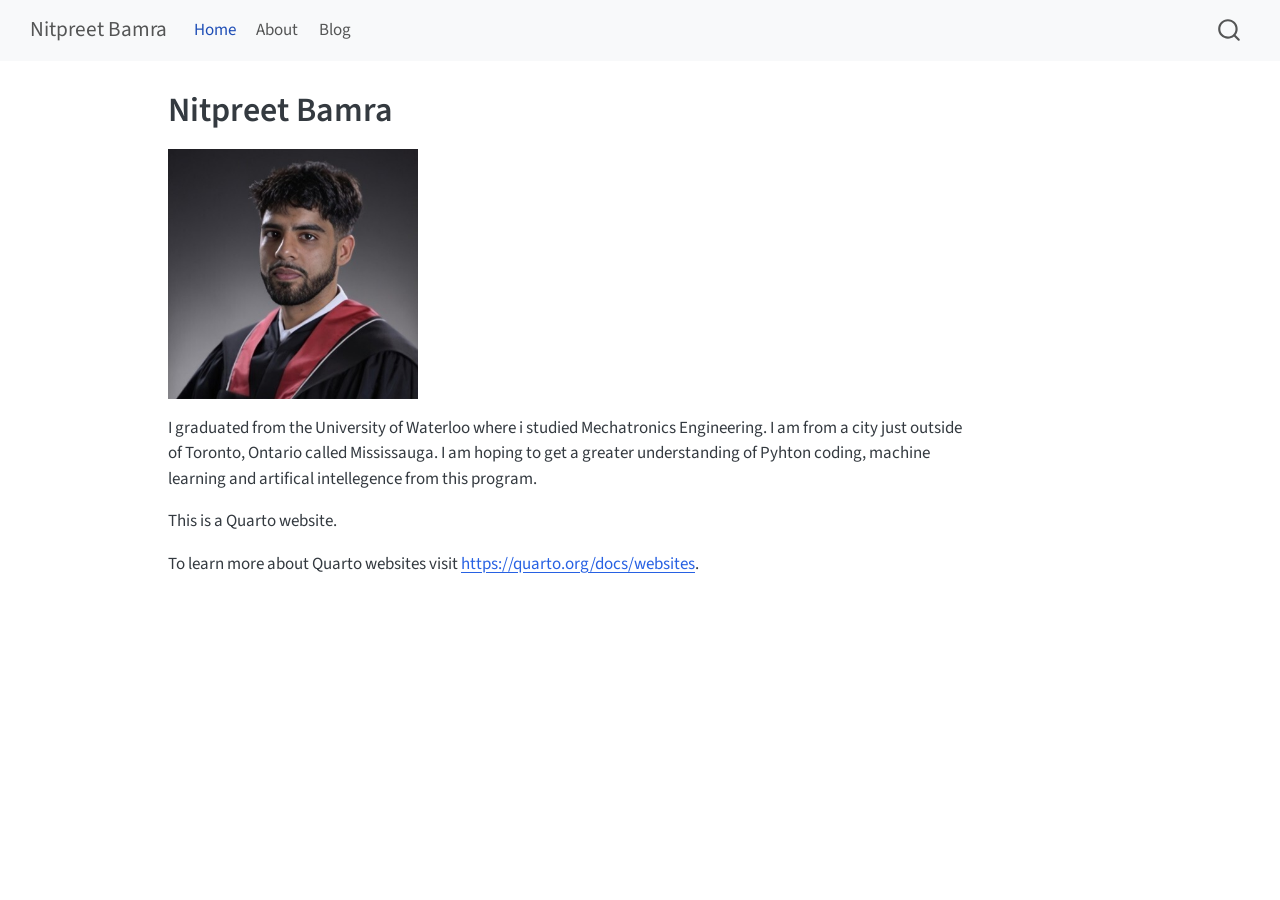
<file: docs/index.html>
<!DOCTYPE html>
<html xmlns="http://www.w3.org/1999/xhtml" lang="en" xml:lang="en"><head>

<meta charset="utf-8">
<meta name="generator" content="quarto-1.10.18">

<meta name="viewport" content="width=device-width, initial-scale=1.0, user-scalable=yes">


<title>Nitpreet Bamra</title>
<style>
/* Default styles provided by pandoc.
** See https://pandoc.org/MANUAL.html#variables-for-html for config info.
*/
span.smallcaps{font-variant: small-caps;}
div.columns{display: flex; gap: 1.5em;}
div.column{flex: auto;}
@media screen {
div.columns{gap: min(4vw, 1.5em);}
div.column{overflow-x: auto;}
}
div.hanging-indent{margin-left: 1.5em; text-indent: -1.5em;}
ul.task-list{list-style: none;}
ul.task-list li input[type="checkbox"] {
  width: 0.8em;
  margin: 0 0.8em 0.2em -1em; /* quarto-specific, see https://github.com/quarto-dev/quarto-cli/issues/4556 */ 
  vertical-align: middle;
}
</style>


<script src="site_libs/quarto-nav/quarto-nav.js"></script>
<script src="site_libs/quarto-nav/headroom.min.js"></script>
<script src="site_libs/clipboard/clipboard.min.js"></script>
<script src="site_libs/quarto-search/autocomplete.umd.js"></script>
<script src="site_libs/quarto-search/fuse.min.js"></script>
<script src="site_libs/quarto-search/quarto-search.js"></script>
<meta name="quarto:offset" content="./">
<script src="site_libs/quarto-html/quarto.js" type="module"></script>
<script src="site_libs/quarto-html/tabsets/tabsets.js" type="module"></script>
<script src="site_libs/quarto-html/popper.min.js"></script>
<script src="site_libs/quarto-html/tippy.umd.min.js"></script>
<script src="site_libs/quarto-html/anchor.min.js"></script>
<link href="site_libs/quarto-html/tippy.css" rel="stylesheet">
<link href="site_libs/quarto-html/quarto-syntax-highlighting-64a204ab8560d761af7679ceaba22944.css" rel="stylesheet" id="quarto-text-highlighting-styles">
<script src="site_libs/bootstrap/bootstrap.min.js"></script>
<link href="site_libs/bootstrap/bootstrap-icons.css" rel="stylesheet">
<link href="site_libs/bootstrap/bootstrap-445b8638c3d06994fee0907d791121c4.min.css" rel="stylesheet" append-hash="true" id="quarto-bootstrap" data-mode="light">
<script id="quarto-search-options" type="application/json">{
  "location": "navbar",
  "copy-button": false,
  "collapse-after": 3,
  "panel-placement": "end",
  "type": "overlay",
  "limit": 50,
  "keyboard-shortcut": [
    "f",
    "/",
    "s"
  ],
  "show-item-context": false,
  "language": {
    "search-no-results-text": "No results",
    "search-matching-documents-text": "matching documents",
    "search-copy-link-title": "Copy link to search",
    "search-hide-matches-text": "Hide additional matches",
    "search-more-match-text": "more match in this document",
    "search-more-matches-text": "more matches in this document",
    "search-clear-button-title": "Clear",
    "search-text-placeholder": "",
    "search-detached-cancel-button-title": "Cancel",
    "search-submit-button-title": "Submit",
    "search-label": "Search"
  }
}</script>


<link rel="stylesheet" href="styles.css">
</head>

<body class="nav-fixed quarto-light">

<div id="quarto-search-results"></div>
  <header id="quarto-header" class="headroom fixed-top">
    <nav class="navbar navbar-expand-lg " data-bs-theme="dark">
      <div class="navbar-container container-fluid">
      <div class="navbar-brand-container mx-auto">
    <a class="navbar-brand" href="./index.html">
    <span class="navbar-title">Nitpreet Bamra</span>
    </a>
  </div>
            <div id="quarto-search" class="" title="Search"></div>
          <button class="navbar-toggler" type="button" data-bs-toggle="collapse" data-bs-target="#navbarCollapse" aria-controls="navbarCollapse" role="menu" aria-expanded="false" aria-label="Toggle navigation" onclick="if (window.quartoToggleHeadroom) { window.quartoToggleHeadroom(); }">
  <span class="navbar-toggler-icon"></span>
</button>
          <div class="collapse navbar-collapse" id="navbarCollapse">
            <ul class="navbar-nav navbar-nav-scroll me-auto">
  <li class="nav-item">
    <a class="nav-link active" href="./index.html" aria-current="page"> 
<span class="menu-text">Home</span></a>
  </li>  
  <li class="nav-item">
    <a class="nav-link" href="./about.html"> 
<span class="menu-text">About</span></a>
  </li>  
  <li class="nav-item">
    <a class="nav-link" href="./blog.html"> 
<span class="menu-text">Blog</span></a>
  </li>  
</ul>
          </div> <!-- /navcollapse -->
            <div class="quarto-navbar-tools">
</div>
      </div> <!-- /container-fluid -->
    </nav>
</header>
<!-- content -->
<div id="quarto-content" class="quarto-container page-columns page-rows-contents page-layout-article page-navbar">
<!-- sidebar -->
<!-- margin-sidebar -->
    <div id="quarto-margin-sidebar" class="sidebar margin-sidebar zindex-bottom">
        
    </div>
<!-- main -->
<main class="content" id="quarto-document-content">

<header id="title-block-header" class="quarto-title-block default">
<div class="quarto-title">
<h1 class="title">Nitpreet Bamra</h1>
</div>



<div class="quarto-title-meta">

    
  
    
  </div>
  


</header>


<p><img src="images/photo.jpg" class="img-fluid" width="250"></p>
<p>I graduated from the University of Waterloo where i studied Mechatronics Engineering. I am from a city just outside of Toronto, Ontario called Mississauga. I am hoping to get a greater understanding of Pyhton coding, machine learning and artifical intellegence from this program.</p>
<p>This is a Quarto website.</p>
<p>To learn more about Quarto websites visit <a href="https://quarto.org/docs/websites" class="uri">https://quarto.org/docs/websites</a>.</p>



</main> <!-- /main -->
<script id="quarto-html-after-body" type="application/javascript">
  window.document.addEventListener("DOMContentLoaded", function (event) {
    const icon = "";
    const anchorJS = new window.AnchorJS();
    anchorJS.options = {
      placement: 'right',
      icon: icon
    };
    anchorJS.add('.anchored');
    const isCodeAnnotation = (el) => {
      for (const clz of el.classList) {
        if (clz.startsWith('code-annotation-')) {                     
          return true;
        }
      }
      return false;
    }
    const onCopySuccess = function(e) {
      // button target
      const button = e.trigger;
      // don't keep focus
      button.blur();
      // flash "checked"
      button.classList.add('code-copy-button-checked');
      var currentTitle = button.getAttribute("title");
      button.setAttribute("title", "Copied!");
      let tooltip;
      if (window.bootstrap) {
        button.setAttribute("data-bs-toggle", "tooltip");
        button.setAttribute("data-bs-placement", "left");
        button.setAttribute("data-bs-title", "Copied!");
        tooltip = new bootstrap.Tooltip(button, 
          { trigger: "manual", 
            customClass: "code-copy-button-tooltip",
            offset: [0, -8]});
        tooltip.show();    
      }
      setTimeout(function() {
        if (tooltip) {
          tooltip.hide();
          button.removeAttribute("data-bs-title");
          button.removeAttribute("data-bs-toggle");
          button.removeAttribute("data-bs-placement");
        }
        button.setAttribute("title", currentTitle);
        button.classList.remove('code-copy-button-checked');
      }, 1000);
      // clear code selection
      e.clearSelection();
    }
    const getTextToCopy = function(trigger) {
      const outerScaffold = trigger.parentElement.cloneNode(true);
      const codeEl = outerScaffold.querySelector('code');
      for (const childEl of codeEl.children) {
        if (isCodeAnnotation(childEl)) {
          childEl.remove();
        }
      }
      return codeEl.innerText;
    }
    const clipboard = new window.ClipboardJS('.code-copy-button:not([data-in-quarto-modal])', {
      text: getTextToCopy
    });
    clipboard.on('success', onCopySuccess);
    if (window.document.getElementById('quarto-embedded-source-code-modal')) {
      const clipboardModal = new window.ClipboardJS('.code-copy-button[data-in-quarto-modal]', {
        text: getTextToCopy,
        container: window.document.getElementById('quarto-embedded-source-code-modal')
      });
      clipboardModal.on('success', onCopySuccess);
    }
      var localhostRegex = new RegExp(/^(?:http|https):\/\/localhost\:?[0-9]*\//);
      var mailtoRegex = new RegExp(/^mailto:/);
        var filterRegex = new RegExp('/' + window.location.host + '/');
      var isInternal = (href) => {
          return filterRegex.test(href) || localhostRegex.test(href) || mailtoRegex.test(href);
      }
      // Inspect non-navigation links and adorn them if external
     var links = window.document.querySelectorAll('a[href]:not(.nav-link):not(.navbar-brand):not(.toc-action):not(.sidebar-link):not(.sidebar-item-toggle):not(.pagination-link):not(.no-external):not([aria-hidden]):not(.dropdown-item):not(.quarto-navigation-tool):not(.about-link)');
      for (var i=0; i<links.length; i++) {
        const link = links[i];
        if (!isInternal(link.href)) {
          // undo the damage that might have been done by quarto-nav.js in the case of
          // links that we want to consider external
          if (link.dataset.originalHref !== undefined) {
            link.href = link.dataset.originalHref;
          }
        }
      }
    function tippyHover(el, contentFn, onTriggerFn, onUntriggerFn) {
      const config = {
        allowHTML: true,
        maxWidth: 500,
        delay: 100,
        arrow: false,
        appendTo: function(el) {
            return el.parentElement;
        },
        interactive: true,
        interactiveBorder: 10,
        theme: 'quarto',
        placement: 'bottom-start',
      };
      if (contentFn) {
        config.content = contentFn;
      }
      if (onTriggerFn) {
        config.onTrigger = onTriggerFn;
      }
      if (onUntriggerFn) {
        config.onUntrigger = onUntriggerFn;
      }
      window.tippy(el, config); 
    }
    const noterefs = window.document.querySelectorAll('a[role="doc-noteref"]');
    for (var i=0; i<noterefs.length; i++) {
      const ref = noterefs[i];
      tippyHover(ref, function() {
        // use id or data attribute instead here
        let href = ref.getAttribute('data-footnote-href') || ref.getAttribute('href');
        try { href = new URL(href).hash; } catch {}
        const id = href.replace(/^#\/?/, "");
        const note = window.document.getElementById(id);
        if (note) {
          return note.innerHTML;
        } else {
          return "";
        }
      });
    }
    const xrefs = window.document.querySelectorAll('a.quarto-xref');
    const processXRef = (id, note) => {
      // Strip column container classes
      const stripColumnClz = (el) => {
        el.classList.remove("page-full", "page-columns");
        if (el.children) {
          for (const child of el.children) {
            stripColumnClz(child);
          }
        }
      }
      stripColumnClz(note)
      if (id === null || id.startsWith('sec-')) {
        // Special case sections, only their first couple elements
        const container = document.createElement("div");
        if (note.children && note.children.length > 2) {
          container.appendChild(note.children[0].cloneNode(true));
          for (let i = 1; i < note.children.length; i++) {
            const child = note.children[i];
            if (child.tagName === "P" && child.innerText === "") {
              continue;
            } else {
              container.appendChild(child.cloneNode(true));
              break;
            }
          }
          if (window.Quarto?.typesetMath) {
            window.Quarto.typesetMath(container);
          }
          return container.innerHTML
        } else {
          if (window.Quarto?.typesetMath) {
            window.Quarto.typesetMath(note);
          }
          return note.innerHTML;
        }
      } else {
        // Remove any anchor links if they are present
        const anchorLink = note.querySelector('a.anchorjs-link');
        if (anchorLink) {
          anchorLink.remove();
        }
        if (window.Quarto?.typesetMath) {
          window.Quarto.typesetMath(note);
        }
        if (note.classList.contains("callout")) {
          return note.outerHTML;
        } else {
          return note.innerHTML;
        }
      }
    }
    for (var i=0; i<xrefs.length; i++) {
      const xref = xrefs[i];
      tippyHover(xref, undefined, function(instance) {
        instance.disable();
        let url = xref.getAttribute('href');
        let hash = undefined; 
        if (url.startsWith('#')) {
          hash = url;
        } else {
          try { hash = new URL(url).hash; } catch {}
        }
        if (hash) {
          const id = hash.replace(/^#\/?/, "");
          const note = window.document.getElementById(id);
          if (note !== null) {
            try {
              const html = processXRef(id, note.cloneNode(true));
              instance.setContent(html);
            } finally {
              instance.enable();
              instance.show();
            }
          } else {
            // See if we can fetch this
            fetch(url.split('#')[0])
            .then(res => res.text())
            .then(html => {
              const parser = new DOMParser();
              const htmlDoc = parser.parseFromString(html, "text/html");
              const note = htmlDoc.getElementById(id);
              if (note !== null) {
                const html = processXRef(id, note);
                instance.setContent(html);
              } 
            }).finally(() => {
              instance.enable();
              instance.show();
            });
          }
        } else {
          // See if we can fetch a full url (with no hash to target)
          // This is a special case and we should probably do some content thinning / targeting
          fetch(url)
          .then(res => res.text())
          .then(html => {
            const parser = new DOMParser();
            const htmlDoc = parser.parseFromString(html, "text/html");
            const note = htmlDoc.querySelector('main.content');
            if (note !== null) {
              // This should only happen for chapter cross references
              // (since there is no id in the URL)
              // remove the first header
              if (note.children.length > 0 && note.children[0].tagName === "HEADER") {
                note.children[0].remove();
              }
              const html = processXRef(null, note);
              instance.setContent(html);
            } 
          }).finally(() => {
            instance.enable();
            instance.show();
          });
        }
      }, function(instance) {
      });
    }
        let selectedAnnoteEl;
        const selectorForAnnotation = ( cell, annotation) => {
          let cellAttr = 'data-code-cell="' + cell + '"';
          let lineAttr = 'data-code-annotation="' +  annotation + '"';
          const selector = 'span[' + cellAttr + '][' + lineAttr + ']';
          return selector;
        }
        const selectCodeLines = (annoteEl) => {
          const doc = window.document;
          const targetCell = annoteEl.getAttribute("data-target-cell");
          const targetAnnotation = annoteEl.getAttribute("data-target-annotation");
          const annoteSpan = window.document.querySelector(selectorForAnnotation(targetCell, targetAnnotation));
          const lines = annoteSpan.getAttribute("data-code-lines").split(",");
          const lineIds = lines.map((line) => {
            return targetCell + "-" + line;
          })
          let top = null;
          let height = null;
          let parent = null;
          if (lineIds.length > 0) {
              //compute the position of the single el (top and bottom and make a div)
              const el = window.document.getElementById(lineIds[0]);
              top = el.offsetTop;
              height = el.offsetHeight;
              parent = el.parentElement.parentElement;
            if (lineIds.length > 1) {
              const lastEl = window.document.getElementById(lineIds[lineIds.length - 1]);
              const bottom = lastEl.offsetTop + lastEl.offsetHeight;
              height = bottom - top;
            }
            if (top !== null && height !== null && parent !== null) {
              // cook up a div (if necessary) and position it 
              let div = window.document.getElementById("code-annotation-line-highlight");
              if (div === null) {
                div = window.document.createElement("div");
                div.setAttribute("id", "code-annotation-line-highlight");
                div.style.position = 'absolute';
                parent.appendChild(div);
              }
              div.style.top = top - 2 + "px";
              div.style.height = height + 4 + "px";
              div.style.left = 0;
              let gutterDiv = window.document.getElementById("code-annotation-line-highlight-gutter");
              if (gutterDiv === null) {
                gutterDiv = window.document.createElement("div");
                gutterDiv.setAttribute("id", "code-annotation-line-highlight-gutter");
                gutterDiv.style.position = 'absolute';
                const codeCell = window.document.getElementById(targetCell);
                const gutter = codeCell.querySelector('.code-annotation-gutter');
                gutter.appendChild(gutterDiv);
              }
              gutterDiv.style.top = top - 2 + "px";
              gutterDiv.style.height = height + 4 + "px";
            }
            selectedAnnoteEl = annoteEl;
          }
        };
        const unselectCodeLines = () => {
          const elementsIds = ["code-annotation-line-highlight", "code-annotation-line-highlight-gutter"];
          elementsIds.forEach((elId) => {
            const div = window.document.getElementById(elId);
            if (div) {
              div.remove();
            }
          });
          selectedAnnoteEl = undefined;
        };
          // Handle positioning of the toggle
      window.addEventListener(
        "resize",
        throttle(() => {
          elRect = undefined;
          if (selectedAnnoteEl) {
            selectCodeLines(selectedAnnoteEl);
          }
        }, 10)
      );
      function throttle(fn, ms) {
      let throttle = false;
      let timer;
        return (...args) => {
          if(!throttle) { // first call gets through
              fn.apply(this, args);
              throttle = true;
          } else { // all the others get throttled
              if(timer) clearTimeout(timer); // cancel #2
              timer = setTimeout(() => {
                fn.apply(this, args);
                timer = throttle = false;
              }, ms);
          }
        };
      }
        // Attach click handler to the DT
        const annoteDls = window.document.querySelectorAll('dt[data-target-cell]');
        for (const annoteDlNode of annoteDls) {
          annoteDlNode.addEventListener('click', (event) => {
            const clickedEl = event.target;
            if (clickedEl !== selectedAnnoteEl) {
              unselectCodeLines();
              const activeEl = window.document.querySelector('dt[data-target-cell].code-annotation-active');
              if (activeEl) {
                activeEl.classList.remove('code-annotation-active');
              }
              selectCodeLines(clickedEl);
              clickedEl.classList.add('code-annotation-active');
            } else {
              // Unselect the line
              unselectCodeLines();
              clickedEl.classList.remove('code-annotation-active');
            }
          });
        }
    const findCites = (el) => {
      const parentEl = el.parentElement;
      if (parentEl) {
        const cites = parentEl.dataset.cites;
        if (cites) {
          return {
            el,
            cites: cites.split(' ')
          };
        } else {
          return findCites(el.parentElement)
        }
      } else {
        return undefined;
      }
    };
    var bibliorefs = window.document.querySelectorAll('a[role="doc-biblioref"]');
    for (var i=0; i<bibliorefs.length; i++) {
      const ref = bibliorefs[i];
      const citeInfo = findCites(ref);
      if (citeInfo) {
        tippyHover(citeInfo.el, function() {
          var popup = window.document.createElement('div');
          citeInfo.cites.forEach(function(cite) {
            var citeDiv = window.document.createElement('div');
            citeDiv.classList.add('hanging-indent');
            citeDiv.classList.add('csl-entry');
            var biblioDiv = window.document.getElementById('ref-' + cite);
            if (biblioDiv) {
              citeDiv.innerHTML = biblioDiv.innerHTML;
            }
            popup.appendChild(citeDiv);
          });
          return popup.innerHTML;
        });
      }
    }
  });
  </script>
</div> <!-- /content -->




</body></html>
</file>
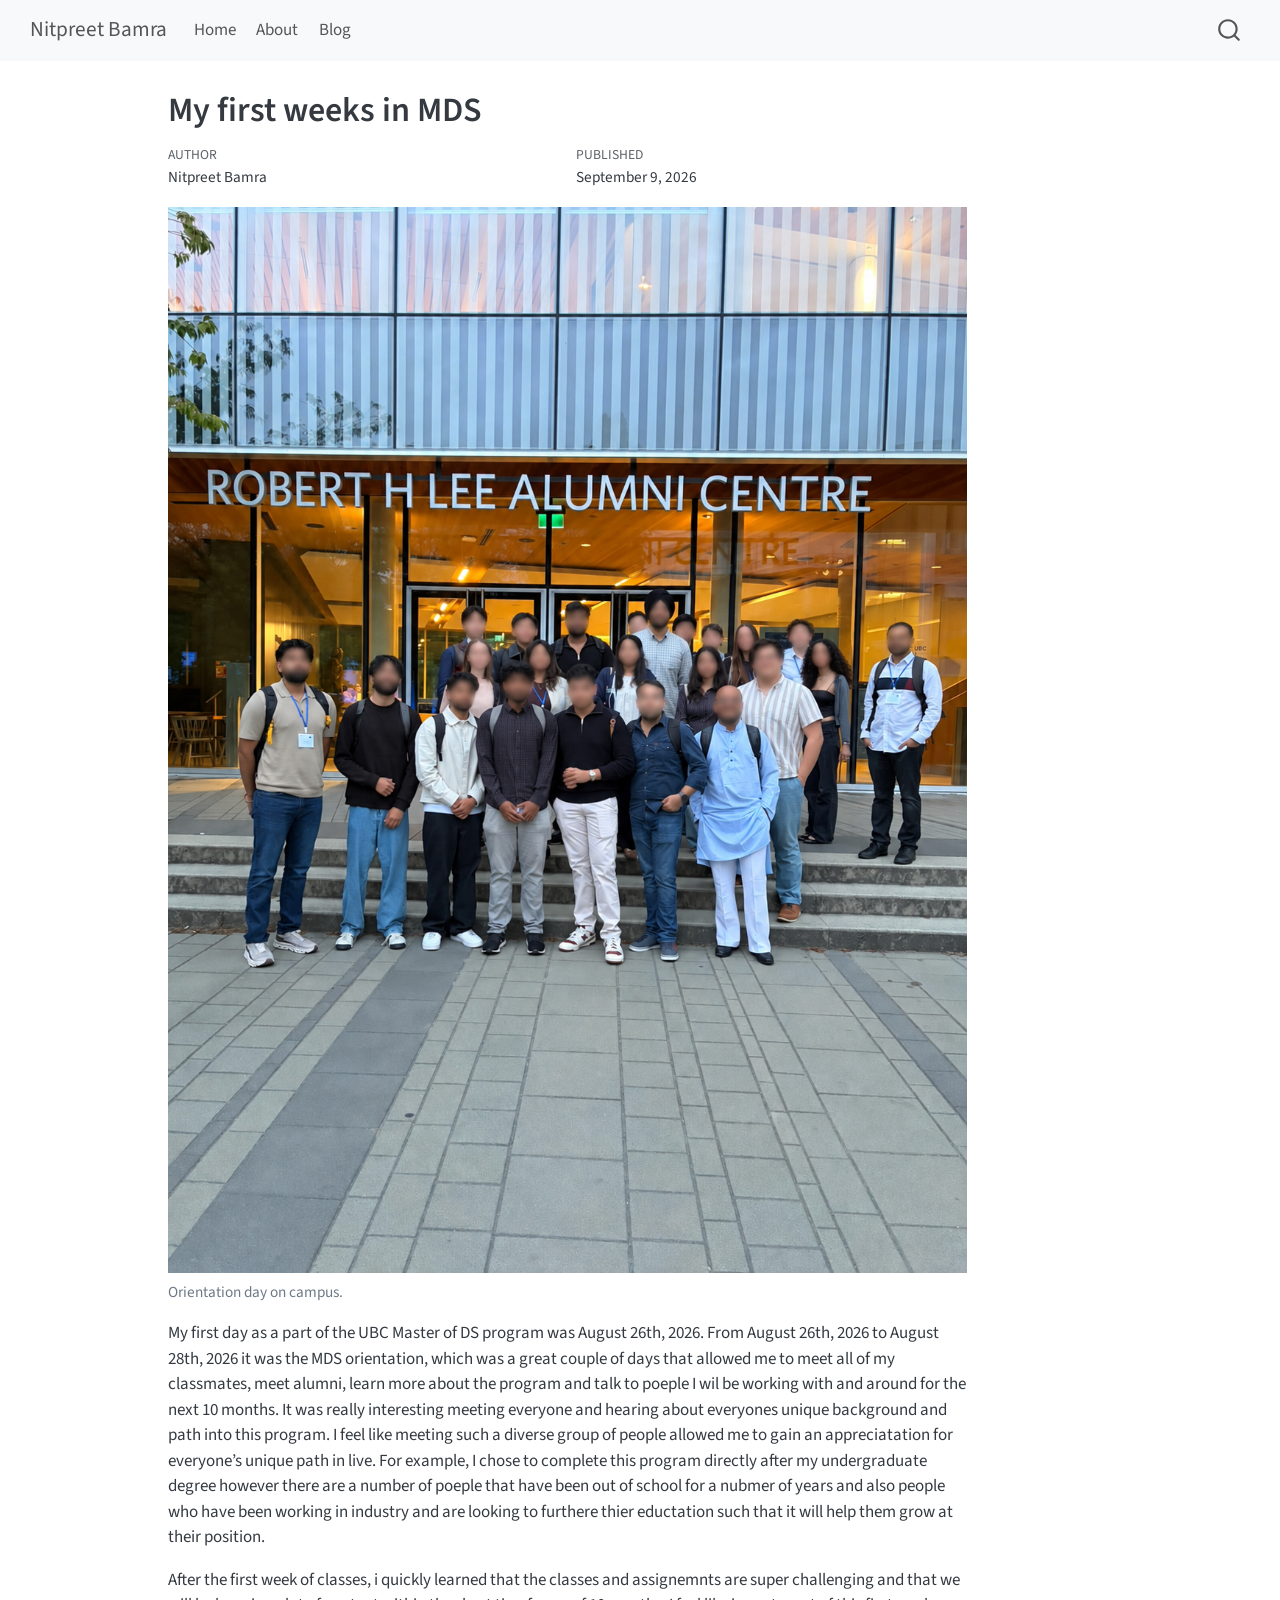
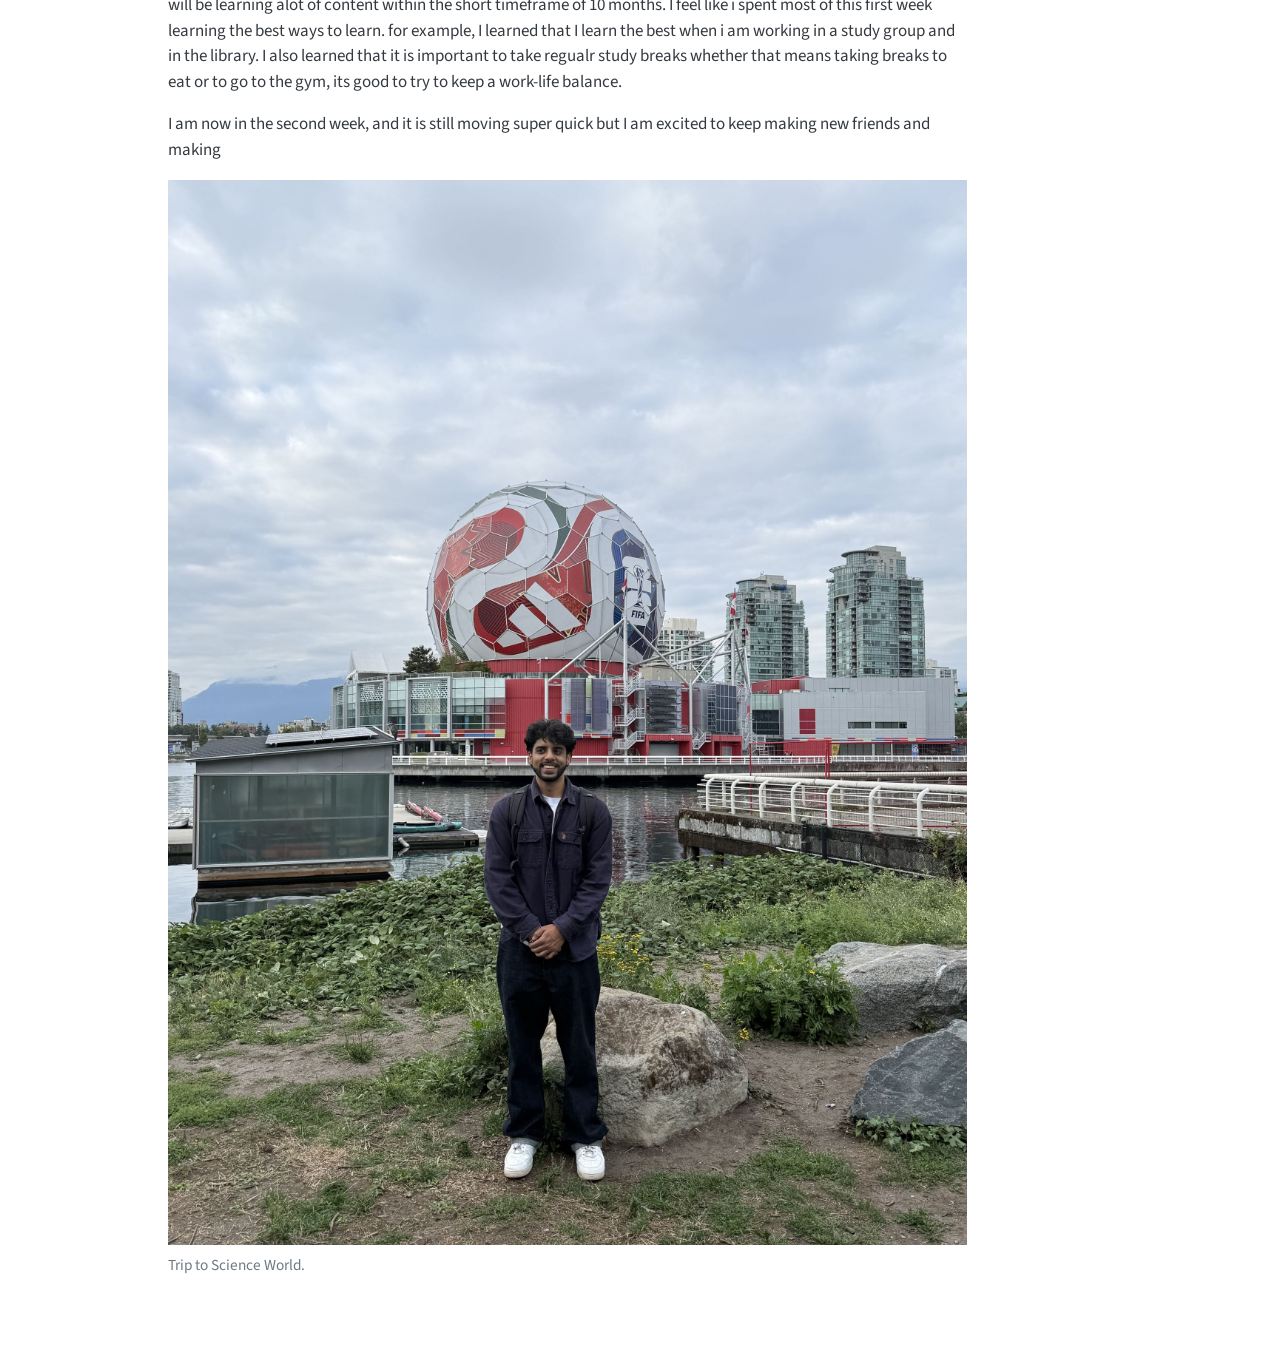
<file: docs/posts/first-weeks/index.html>
<!DOCTYPE html>
<html xmlns="http://www.w3.org/1999/xhtml" lang="en" xml:lang="en"><head>

<meta charset="utf-8">
<meta name="generator" content="quarto-1.10.18">

<meta name="viewport" content="width=device-width, initial-scale=1.0, user-scalable=yes">

<meta name="author" content="Nitpreet Bamra">
<meta name="dcterms.date" content="2026-09-09">

<title>My first weeks in MDS – Nitpreet Bamra</title>
<style>
/* Default styles provided by pandoc.
** See https://pandoc.org/MANUAL.html#variables-for-html for config info.
*/
span.smallcaps{font-variant: small-caps;}
div.columns{display: flex; gap: 1.5em;}
div.column{flex: auto;}
@media screen {
div.columns{gap: min(4vw, 1.5em);}
div.column{overflow-x: auto;}
}
div.hanging-indent{margin-left: 1.5em; text-indent: -1.5em;}
ul.task-list{list-style: none;}
ul.task-list li input[type="checkbox"] {
  width: 0.8em;
  margin: 0 0.8em 0.2em -1em; /* quarto-specific, see https://github.com/quarto-dev/quarto-cli/issues/4556 */ 
  vertical-align: middle;
}
</style>


<script src="../../site_libs/quarto-nav/quarto-nav.js"></script>
<script src="../../site_libs/quarto-nav/headroom.min.js"></script>
<script src="../../site_libs/clipboard/clipboard.min.js"></script>
<script src="../../site_libs/quarto-search/autocomplete.umd.js"></script>
<script src="../../site_libs/quarto-search/fuse.min.js"></script>
<script src="../../site_libs/quarto-search/quarto-search.js"></script>
<meta name="quarto:offset" content="../../">
<script src="../../site_libs/quarto-html/quarto.js" type="module"></script>
<script src="../../site_libs/quarto-html/tabsets/tabsets.js" type="module"></script>
<script src="../../site_libs/quarto-html/popper.min.js"></script>
<script src="../../site_libs/quarto-html/tippy.umd.min.js"></script>
<script src="../../site_libs/quarto-html/anchor.min.js"></script>
<link href="../../site_libs/quarto-html/tippy.css" rel="stylesheet">
<link href="../../site_libs/quarto-html/quarto-syntax-highlighting-64a204ab8560d761af7679ceaba22944.css" rel="stylesheet" id="quarto-text-highlighting-styles">
<script src="../../site_libs/bootstrap/bootstrap.min.js"></script>
<link href="../../site_libs/bootstrap/bootstrap-icons.css" rel="stylesheet">
<link href="../../site_libs/bootstrap/bootstrap-445b8638c3d06994fee0907d791121c4.min.css" rel="stylesheet" append-hash="true" id="quarto-bootstrap" data-mode="light">
<script id="quarto-search-options" type="application/json">{
  "location": "navbar",
  "copy-button": false,
  "collapse-after": 3,
  "panel-placement": "end",
  "type": "overlay",
  "limit": 50,
  "keyboard-shortcut": [
    "f",
    "/",
    "s"
  ],
  "show-item-context": false,
  "language": {
    "search-no-results-text": "No results",
    "search-matching-documents-text": "matching documents",
    "search-copy-link-title": "Copy link to search",
    "search-hide-matches-text": "Hide additional matches",
    "search-more-match-text": "more match in this document",
    "search-more-matches-text": "more matches in this document",
    "search-clear-button-title": "Clear",
    "search-text-placeholder": "",
    "search-detached-cancel-button-title": "Cancel",
    "search-submit-button-title": "Submit",
    "search-label": "Search"
  }
}</script>


<link rel="stylesheet" href="../../styles.css">
</head>

<body class="nav-fixed quarto-light">

<div id="quarto-search-results"></div>
  <header id="quarto-header" class="headroom fixed-top">
    <nav class="navbar navbar-expand-lg " data-bs-theme="dark">
      <div class="navbar-container container-fluid">
      <div class="navbar-brand-container mx-auto">
    <a class="navbar-brand" href="../../index.html">
    <span class="navbar-title">Nitpreet Bamra</span>
    </a>
  </div>
            <div id="quarto-search" class="" title="Search"></div>
          <button class="navbar-toggler" type="button" data-bs-toggle="collapse" data-bs-target="#navbarCollapse" aria-controls="navbarCollapse" role="menu" aria-expanded="false" aria-label="Toggle navigation" onclick="if (window.quartoToggleHeadroom) { window.quartoToggleHeadroom(); }">
  <span class="navbar-toggler-icon"></span>
</button>
          <div class="collapse navbar-collapse" id="navbarCollapse">
            <ul class="navbar-nav navbar-nav-scroll me-auto">
  <li class="nav-item">
    <a class="nav-link" href="../../index.html"> 
<span class="menu-text">Home</span></a>
  </li>  
  <li class="nav-item">
    <a class="nav-link" href="../../about.html"> 
<span class="menu-text">About</span></a>
  </li>  
  <li class="nav-item">
    <a class="nav-link" href="../../blog.html"> 
<span class="menu-text">Blog</span></a>
  </li>  
</ul>
          </div> <!-- /navcollapse -->
            <div class="quarto-navbar-tools">
</div>
      </div> <!-- /container-fluid -->
    </nav>
</header>
<!-- content -->
<div id="quarto-content" class="quarto-container page-columns page-rows-contents page-layout-article page-navbar">
<!-- sidebar -->
<!-- margin-sidebar -->
    <div id="quarto-margin-sidebar" class="sidebar margin-sidebar zindex-bottom">
        
    </div>
<!-- main -->
<main class="content" id="quarto-document-content">

<header id="title-block-header" class="quarto-title-block default">
<div class="quarto-title">
<h1 class="title">My first weeks in MDS</h1>
</div>



<div class="quarto-title-meta">

    <div>
    <div class="quarto-title-meta-heading">Author</div>
    <div class="quarto-title-meta-contents">
             <p>Nitpreet Bamra </p>
          </div>
  </div>
    
    <div>
    <div class="quarto-title-meta-heading">Published</div>
    <div class="quarto-title-meta-contents">
      <p class="date">September 9, 2026</p>
    </div>
  </div>
  
    
  </div>
  


</header>


<div class="quarto-figure quarto-figure-center">
<figure class="figure">
<p><img src="../../images/orientation.png" class="img-fluid figure-img"></p>
<figcaption>Orientation day on campus.</figcaption>
</figure>
</div>
<p>My first day as a part of the UBC Master of DS program was August 26th, 2026. From August 26th, 2026 to August 28th, 2026 it was the MDS orientation, which was a great couple of days that allowed me to meet all of my classmates, meet alumni, learn more about the program and talk to poeple I wil be working with and around for the next 10 months. It was really interesting meeting everyone and hearing about everyones unique background and path into this program. I feel like meeting such a diverse group of people allowed me to gain an appreciatation for everyone’s unique path in live. For example, I chose to complete this program directly after my undergraduate degree however there are a number of poeple that have been out of school for a nubmer of years and also people who have been working in industry and are looking to furthere thier eductation such that it will help them grow at their position.</p>
<p>After the first week of classes, i quickly learned that the classes and assignemnts are super challenging and that we will be learning alot of content within the short timeframe of 10 months. I feel like i spent most of this first week learning the best ways to learn. for example, I learned that I learn the best when i am working in a study group and in the library. I also learned that it is important to take regualr study breaks whether that means taking breaks to eat or to go to the gym, its good to try to keep a work-life balance.</p>
<p>I am now in the second week, and it is still moving super quick but I am excited to keep making new friends and making</p>
<div class="quarto-figure quarto-figure-center">
<figure class="figure">
<p><img src="../../images/image_science.jpg" class="img-fluid figure-img"></p>
<figcaption>Trip to Science World.</figcaption>
</figure>
</div>



</main> <!-- /main -->
<script id="quarto-html-after-body" type="application/javascript">
  window.document.addEventListener("DOMContentLoaded", function (event) {
    const icon = "";
    const anchorJS = new window.AnchorJS();
    anchorJS.options = {
      placement: 'right',
      icon: icon
    };
    anchorJS.add('.anchored');
    const isCodeAnnotation = (el) => {
      for (const clz of el.classList) {
        if (clz.startsWith('code-annotation-')) {                     
          return true;
        }
      }
      return false;
    }
    const onCopySuccess = function(e) {
      // button target
      const button = e.trigger;
      // don't keep focus
      button.blur();
      // flash "checked"
      button.classList.add('code-copy-button-checked');
      var currentTitle = button.getAttribute("title");
      button.setAttribute("title", "Copied!");
      let tooltip;
      if (window.bootstrap) {
        button.setAttribute("data-bs-toggle", "tooltip");
        button.setAttribute("data-bs-placement", "left");
        button.setAttribute("data-bs-title", "Copied!");
        tooltip = new bootstrap.Tooltip(button, 
          { trigger: "manual", 
            customClass: "code-copy-button-tooltip",
            offset: [0, -8]});
        tooltip.show();    
      }
      setTimeout(function() {
        if (tooltip) {
          tooltip.hide();
          button.removeAttribute("data-bs-title");
          button.removeAttribute("data-bs-toggle");
          button.removeAttribute("data-bs-placement");
        }
        button.setAttribute("title", currentTitle);
        button.classList.remove('code-copy-button-checked');
      }, 1000);
      // clear code selection
      e.clearSelection();
    }
    const getTextToCopy = function(trigger) {
      const outerScaffold = trigger.parentElement.cloneNode(true);
      const codeEl = outerScaffold.querySelector('code');
      for (const childEl of codeEl.children) {
        if (isCodeAnnotation(childEl)) {
          childEl.remove();
        }
      }
      return codeEl.innerText;
    }
    const clipboard = new window.ClipboardJS('.code-copy-button:not([data-in-quarto-modal])', {
      text: getTextToCopy
    });
    clipboard.on('success', onCopySuccess);
    if (window.document.getElementById('quarto-embedded-source-code-modal')) {
      const clipboardModal = new window.ClipboardJS('.code-copy-button[data-in-quarto-modal]', {
        text: getTextToCopy,
        container: window.document.getElementById('quarto-embedded-source-code-modal')
      });
      clipboardModal.on('success', onCopySuccess);
    }
      var localhostRegex = new RegExp(/^(?:http|https):\/\/localhost\:?[0-9]*\//);
      var mailtoRegex = new RegExp(/^mailto:/);
        var filterRegex = new RegExp('/' + window.location.host + '/');
      var isInternal = (href) => {
          return filterRegex.test(href) || localhostRegex.test(href) || mailtoRegex.test(href);
      }
      // Inspect non-navigation links and adorn them if external
     var links = window.document.querySelectorAll('a[href]:not(.nav-link):not(.navbar-brand):not(.toc-action):not(.sidebar-link):not(.sidebar-item-toggle):not(.pagination-link):not(.no-external):not([aria-hidden]):not(.dropdown-item):not(.quarto-navigation-tool):not(.about-link)');
      for (var i=0; i<links.length; i++) {
        const link = links[i];
        if (!isInternal(link.href)) {
          // undo the damage that might have been done by quarto-nav.js in the case of
          // links that we want to consider external
          if (link.dataset.originalHref !== undefined) {
            link.href = link.dataset.originalHref;
          }
        }
      }
    function tippyHover(el, contentFn, onTriggerFn, onUntriggerFn) {
      const config = {
        allowHTML: true,
        maxWidth: 500,
        delay: 100,
        arrow: false,
        appendTo: function(el) {
            return el.parentElement;
        },
        interactive: true,
        interactiveBorder: 10,
        theme: 'quarto',
        placement: 'bottom-start',
      };
      if (contentFn) {
        config.content = contentFn;
      }
      if (onTriggerFn) {
        config.onTrigger = onTriggerFn;
      }
      if (onUntriggerFn) {
        config.onUntrigger = onUntriggerFn;
      }
      window.tippy(el, config); 
    }
    const noterefs = window.document.querySelectorAll('a[role="doc-noteref"]');
    for (var i=0; i<noterefs.length; i++) {
      const ref = noterefs[i];
      tippyHover(ref, function() {
        // use id or data attribute instead here
        let href = ref.getAttribute('data-footnote-href') || ref.getAttribute('href');
        try { href = new URL(href).hash; } catch {}
        const id = href.replace(/^#\/?/, "");
        const note = window.document.getElementById(id);
        if (note) {
          return note.innerHTML;
        } else {
          return "";
        }
      });
    }
    const xrefs = window.document.querySelectorAll('a.quarto-xref');
    const processXRef = (id, note) => {
      // Strip column container classes
      const stripColumnClz = (el) => {
        el.classList.remove("page-full", "page-columns");
        if (el.children) {
          for (const child of el.children) {
            stripColumnClz(child);
          }
        }
      }
      stripColumnClz(note)
      if (id === null || id.startsWith('sec-')) {
        // Special case sections, only their first couple elements
        const container = document.createElement("div");
        if (note.children && note.children.length > 2) {
          container.appendChild(note.children[0].cloneNode(true));
          for (let i = 1; i < note.children.length; i++) {
            const child = note.children[i];
            if (child.tagName === "P" && child.innerText === "") {
              continue;
            } else {
              container.appendChild(child.cloneNode(true));
              break;
            }
          }
          if (window.Quarto?.typesetMath) {
            window.Quarto.typesetMath(container);
          }
          return container.innerHTML
        } else {
          if (window.Quarto?.typesetMath) {
            window.Quarto.typesetMath(note);
          }
          return note.innerHTML;
        }
      } else {
        // Remove any anchor links if they are present
        const anchorLink = note.querySelector('a.anchorjs-link');
        if (anchorLink) {
          anchorLink.remove();
        }
        if (window.Quarto?.typesetMath) {
          window.Quarto.typesetMath(note);
        }
        if (note.classList.contains("callout")) {
          return note.outerHTML;
        } else {
          return note.innerHTML;
        }
      }
    }
    for (var i=0; i<xrefs.length; i++) {
      const xref = xrefs[i];
      tippyHover(xref, undefined, function(instance) {
        instance.disable();
        let url = xref.getAttribute('href');
        let hash = undefined; 
        if (url.startsWith('#')) {
          hash = url;
        } else {
          try { hash = new URL(url).hash; } catch {}
        }
        if (hash) {
          const id = hash.replace(/^#\/?/, "");
          const note = window.document.getElementById(id);
          if (note !== null) {
            try {
              const html = processXRef(id, note.cloneNode(true));
              instance.setContent(html);
            } finally {
              instance.enable();
              instance.show();
            }
          } else {
            // See if we can fetch this
            fetch(url.split('#')[0])
            .then(res => res.text())
            .then(html => {
              const parser = new DOMParser();
              const htmlDoc = parser.parseFromString(html, "text/html");
              const note = htmlDoc.getElementById(id);
              if (note !== null) {
                const html = processXRef(id, note);
                instance.setContent(html);
              } 
            }).finally(() => {
              instance.enable();
              instance.show();
            });
          }
        } else {
          // See if we can fetch a full url (with no hash to target)
          // This is a special case and we should probably do some content thinning / targeting
          fetch(url)
          .then(res => res.text())
          .then(html => {
            const parser = new DOMParser();
            const htmlDoc = parser.parseFromString(html, "text/html");
            const note = htmlDoc.querySelector('main.content');
            if (note !== null) {
              // This should only happen for chapter cross references
              // (since there is no id in the URL)
              // remove the first header
              if (note.children.length > 0 && note.children[0].tagName === "HEADER") {
                note.children[0].remove();
              }
              const html = processXRef(null, note);
              instance.setContent(html);
            } 
          }).finally(() => {
            instance.enable();
            instance.show();
          });
        }
      }, function(instance) {
      });
    }
        let selectedAnnoteEl;
        const selectorForAnnotation = ( cell, annotation) => {
          let cellAttr = 'data-code-cell="' + cell + '"';
          let lineAttr = 'data-code-annotation="' +  annotation + '"';
          const selector = 'span[' + cellAttr + '][' + lineAttr + ']';
          return selector;
        }
        const selectCodeLines = (annoteEl) => {
          const doc = window.document;
          const targetCell = annoteEl.getAttribute("data-target-cell");
          const targetAnnotation = annoteEl.getAttribute("data-target-annotation");
          const annoteSpan = window.document.querySelector(selectorForAnnotation(targetCell, targetAnnotation));
          const lines = annoteSpan.getAttribute("data-code-lines").split(",");
          const lineIds = lines.map((line) => {
            return targetCell + "-" + line;
          })
          let top = null;
          let height = null;
          let parent = null;
          if (lineIds.length > 0) {
              //compute the position of the single el (top and bottom and make a div)
              const el = window.document.getElementById(lineIds[0]);
              top = el.offsetTop;
              height = el.offsetHeight;
              parent = el.parentElement.parentElement;
            if (lineIds.length > 1) {
              const lastEl = window.document.getElementById(lineIds[lineIds.length - 1]);
              const bottom = lastEl.offsetTop + lastEl.offsetHeight;
              height = bottom - top;
            }
            if (top !== null && height !== null && parent !== null) {
              // cook up a div (if necessary) and position it 
              let div = window.document.getElementById("code-annotation-line-highlight");
              if (div === null) {
                div = window.document.createElement("div");
                div.setAttribute("id", "code-annotation-line-highlight");
                div.style.position = 'absolute';
                parent.appendChild(div);
              }
              div.style.top = top - 2 + "px";
              div.style.height = height + 4 + "px";
              div.style.left = 0;
              let gutterDiv = window.document.getElementById("code-annotation-line-highlight-gutter");
              if (gutterDiv === null) {
                gutterDiv = window.document.createElement("div");
                gutterDiv.setAttribute("id", "code-annotation-line-highlight-gutter");
                gutterDiv.style.position = 'absolute';
                const codeCell = window.document.getElementById(targetCell);
                const gutter = codeCell.querySelector('.code-annotation-gutter');
                gutter.appendChild(gutterDiv);
              }
              gutterDiv.style.top = top - 2 + "px";
              gutterDiv.style.height = height + 4 + "px";
            }
            selectedAnnoteEl = annoteEl;
          }
        };
        const unselectCodeLines = () => {
          const elementsIds = ["code-annotation-line-highlight", "code-annotation-line-highlight-gutter"];
          elementsIds.forEach((elId) => {
            const div = window.document.getElementById(elId);
            if (div) {
              div.remove();
            }
          });
          selectedAnnoteEl = undefined;
        };
          // Handle positioning of the toggle
      window.addEventListener(
        "resize",
        throttle(() => {
          elRect = undefined;
          if (selectedAnnoteEl) {
            selectCodeLines(selectedAnnoteEl);
          }
        }, 10)
      );
      function throttle(fn, ms) {
      let throttle = false;
      let timer;
        return (...args) => {
          if(!throttle) { // first call gets through
              fn.apply(this, args);
              throttle = true;
          } else { // all the others get throttled
              if(timer) clearTimeout(timer); // cancel #2
              timer = setTimeout(() => {
                fn.apply(this, args);
                timer = throttle = false;
              }, ms);
          }
        };
      }
        // Attach click handler to the DT
        const annoteDls = window.document.querySelectorAll('dt[data-target-cell]');
        for (const annoteDlNode of annoteDls) {
          annoteDlNode.addEventListener('click', (event) => {
            const clickedEl = event.target;
            if (clickedEl !== selectedAnnoteEl) {
              unselectCodeLines();
              const activeEl = window.document.querySelector('dt[data-target-cell].code-annotation-active');
              if (activeEl) {
                activeEl.classList.remove('code-annotation-active');
              }
              selectCodeLines(clickedEl);
              clickedEl.classList.add('code-annotation-active');
            } else {
              // Unselect the line
              unselectCodeLines();
              clickedEl.classList.remove('code-annotation-active');
            }
          });
        }
    const findCites = (el) => {
      const parentEl = el.parentElement;
      if (parentEl) {
        const cites = parentEl.dataset.cites;
        if (cites) {
          return {
            el,
            cites: cites.split(' ')
          };
        } else {
          return findCites(el.parentElement)
        }
      } else {
        return undefined;
      }
    };
    var bibliorefs = window.document.querySelectorAll('a[role="doc-biblioref"]');
    for (var i=0; i<bibliorefs.length; i++) {
      const ref = bibliorefs[i];
      const citeInfo = findCites(ref);
      if (citeInfo) {
        tippyHover(citeInfo.el, function() {
          var popup = window.document.createElement('div');
          citeInfo.cites.forEach(function(cite) {
            var citeDiv = window.document.createElement('div');
            citeDiv.classList.add('hanging-indent');
            citeDiv.classList.add('csl-entry');
            var biblioDiv = window.document.getElementById('ref-' + cite);
            if (biblioDiv) {
              citeDiv.innerHTML = biblioDiv.innerHTML;
            }
            popup.appendChild(citeDiv);
          });
          return popup.innerHTML;
        });
      }
    }
  });
  </script>
</div> <!-- /content -->




</body></html>
</file>
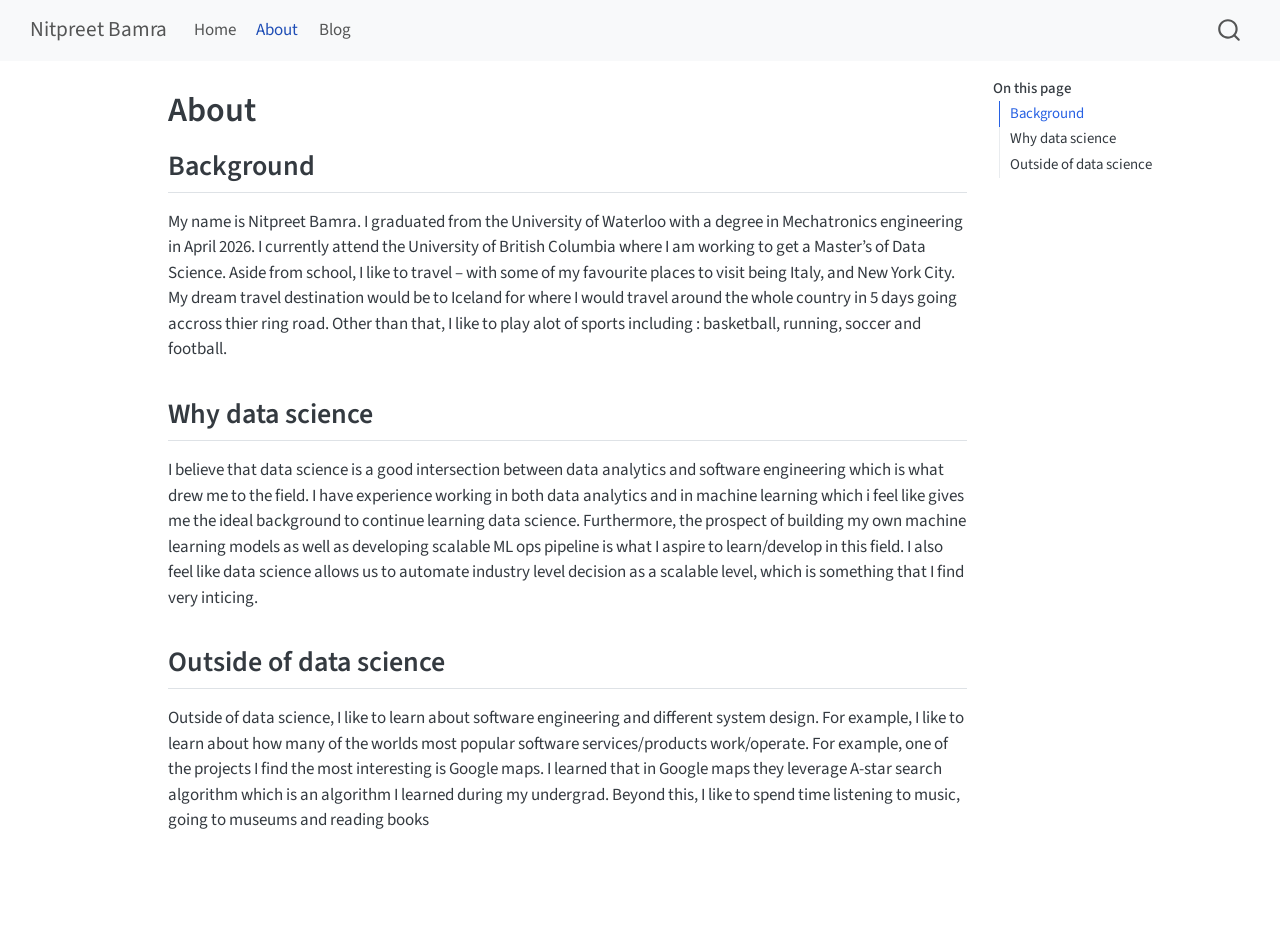
<file: docs/about.html>
<!DOCTYPE html>
<html xmlns="http://www.w3.org/1999/xhtml" lang="en" xml:lang="en"><head>

<meta charset="utf-8">
<meta name="generator" content="quarto-1.10.18">

<meta name="viewport" content="width=device-width, initial-scale=1.0, user-scalable=yes">


<title>About – Nitpreet Bamra</title>
<style>
/* Default styles provided by pandoc.
** See https://pandoc.org/MANUAL.html#variables-for-html for config info.
*/
span.smallcaps{font-variant: small-caps;}
div.columns{display: flex; gap: 1.5em;}
div.column{flex: auto;}
@media screen {
div.columns{gap: min(4vw, 1.5em);}
div.column{overflow-x: auto;}
}
div.hanging-indent{margin-left: 1.5em; text-indent: -1.5em;}
ul.task-list{list-style: none;}
ul.task-list li input[type="checkbox"] {
  width: 0.8em;
  margin: 0 0.8em 0.2em -1em; /* quarto-specific, see https://github.com/quarto-dev/quarto-cli/issues/4556 */ 
  vertical-align: middle;
}
</style>


<script src="site_libs/quarto-nav/quarto-nav.js"></script>
<script src="site_libs/quarto-nav/headroom.min.js"></script>
<script src="site_libs/clipboard/clipboard.min.js"></script>
<script src="site_libs/quarto-search/autocomplete.umd.js"></script>
<script src="site_libs/quarto-search/fuse.min.js"></script>
<script src="site_libs/quarto-search/quarto-search.js"></script>
<meta name="quarto:offset" content="./">
<script src="site_libs/quarto-html/quarto.js" type="module"></script>
<script src="site_libs/quarto-html/tabsets/tabsets.js" type="module"></script>
<script src="site_libs/quarto-html/popper.min.js"></script>
<script src="site_libs/quarto-html/tippy.umd.min.js"></script>
<script src="site_libs/quarto-html/anchor.min.js"></script>
<link href="site_libs/quarto-html/tippy.css" rel="stylesheet">
<link href="site_libs/quarto-html/quarto-syntax-highlighting-64a204ab8560d761af7679ceaba22944.css" rel="stylesheet" id="quarto-text-highlighting-styles">
<script src="site_libs/bootstrap/bootstrap.min.js"></script>
<link href="site_libs/bootstrap/bootstrap-icons.css" rel="stylesheet">
<link href="site_libs/bootstrap/bootstrap-445b8638c3d06994fee0907d791121c4.min.css" rel="stylesheet" append-hash="true" id="quarto-bootstrap" data-mode="light">
<script id="quarto-search-options" type="application/json">{
  "location": "navbar",
  "copy-button": false,
  "collapse-after": 3,
  "panel-placement": "end",
  "type": "overlay",
  "limit": 50,
  "keyboard-shortcut": [
    "f",
    "/",
    "s"
  ],
  "show-item-context": false,
  "language": {
    "search-no-results-text": "No results",
    "search-matching-documents-text": "matching documents",
    "search-copy-link-title": "Copy link to search",
    "search-hide-matches-text": "Hide additional matches",
    "search-more-match-text": "more match in this document",
    "search-more-matches-text": "more matches in this document",
    "search-clear-button-title": "Clear",
    "search-text-placeholder": "",
    "search-detached-cancel-button-title": "Cancel",
    "search-submit-button-title": "Submit",
    "search-label": "Search"
  }
}</script>


<link rel="stylesheet" href="styles.css">
</head>

<body class="nav-fixed quarto-light">

<div id="quarto-search-results"></div>
  <header id="quarto-header" class="headroom fixed-top">
    <nav class="navbar navbar-expand-lg " data-bs-theme="dark">
      <div class="navbar-container container-fluid">
      <div class="navbar-brand-container mx-auto">
    <a class="navbar-brand" href="./index.html">
    <span class="navbar-title">Nitpreet Bamra</span>
    </a>
  </div>
            <div id="quarto-search" class="" title="Search"></div>
          <button class="navbar-toggler" type="button" data-bs-toggle="collapse" data-bs-target="#navbarCollapse" aria-controls="navbarCollapse" role="menu" aria-expanded="false" aria-label="Toggle navigation" onclick="if (window.quartoToggleHeadroom) { window.quartoToggleHeadroom(); }">
  <span class="navbar-toggler-icon"></span>
</button>
          <div class="collapse navbar-collapse" id="navbarCollapse">
            <ul class="navbar-nav navbar-nav-scroll me-auto">
  <li class="nav-item">
    <a class="nav-link" href="./index.html"> 
<span class="menu-text">Home</span></a>
  </li>  
  <li class="nav-item">
    <a class="nav-link active" href="./about.html" aria-current="page"> 
<span class="menu-text">About</span></a>
  </li>  
  <li class="nav-item">
    <a class="nav-link" href="./blog.html"> 
<span class="menu-text">Blog</span></a>
  </li>  
</ul>
          </div> <!-- /navcollapse -->
            <div class="quarto-navbar-tools">
</div>
      </div> <!-- /container-fluid -->
    </nav>
</header>
<!-- content -->
<div id="quarto-content" class="quarto-container page-columns page-rows-contents page-layout-article page-navbar">
<!-- sidebar -->
<!-- margin-sidebar -->
    <div id="quarto-margin-sidebar" class="sidebar margin-sidebar">
        <nav id="TOC" role="doc-toc" class="toc-active">
    <h2 id="toc-title">On this page</h2>
   
  <ul>
  <li><a href="#background" id="toc-background" class="nav-link active" data-scroll-target="#background">Background</a></li>
  <li><a href="#why-data-science" id="toc-why-data-science" class="nav-link" data-scroll-target="#why-data-science">Why data science</a></li>
  <li><a href="#outside-of-data-science" id="toc-outside-of-data-science" class="nav-link" data-scroll-target="#outside-of-data-science">Outside of data science</a></li>
  </ul>
</nav>
    </div>
<!-- main -->
<main class="content" id="quarto-document-content">

<header id="title-block-header" class="quarto-title-block default">
<div class="quarto-title">
<h1 class="title">About</h1>
</div>



<div class="quarto-title-meta">

    
  
    
  </div>
  


</header>


<section id="background" class="level2">
<h2 class="anchored" data-anchor-id="background">Background</h2>
<p>My name is Nitpreet Bamra. I graduated from the University of Waterloo with a degree in Mechatronics engineering in April 2026. I currently attend the University of British Columbia where I am working to get a Master’s of Data Science. Aside from school, I like to travel – with some of my favourite places to visit being Italy, and New York City. My dream travel destination would be to Iceland for where I would travel around the whole country in 5 days going accross thier ring road. Other than that, I like to play alot of sports including : basketball, running, soccer and football.</p>
</section>
<section id="why-data-science" class="level2">
<h2 class="anchored" data-anchor-id="why-data-science">Why data science</h2>
<p>I believe that data science is a good intersection between data analytics and software engineering which is what drew me to the field. I have experience working in both data analytics and in machine learning which i feel like gives me the ideal background to continue learning data science. Furthermore, the prospect of building my own machine learning models as well as developing scalable ML ops pipeline is what I aspire to learn/develop in this field. I also feel like data science allows us to automate industry level decision as a scalable level, which is something that I find very inticing.</p>
</section>
<section id="outside-of-data-science" class="level2">
<h2 class="anchored" data-anchor-id="outside-of-data-science">Outside of data science</h2>
<p>Outside of data science, I like to learn about software engineering and different system design. For example, I like to learn about how many of the worlds most popular software services/products work/operate. For example, one of the projects I find the most interesting is Google maps. I learned that in Google maps they leverage A-star search algorithm which is an algorithm I learned during my undergrad. Beyond this, I like to spend time listening to music, going to museums and reading books</p>


</section>

</main> <!-- /main -->
<script id="quarto-html-after-body" type="application/javascript">
  window.document.addEventListener("DOMContentLoaded", function (event) {
    const icon = "";
    const anchorJS = new window.AnchorJS();
    anchorJS.options = {
      placement: 'right',
      icon: icon
    };
    anchorJS.add('.anchored');
    const isCodeAnnotation = (el) => {
      for (const clz of el.classList) {
        if (clz.startsWith('code-annotation-')) {                     
          return true;
        }
      }
      return false;
    }
    const onCopySuccess = function(e) {
      // button target
      const button = e.trigger;
      // don't keep focus
      button.blur();
      // flash "checked"
      button.classList.add('code-copy-button-checked');
      var currentTitle = button.getAttribute("title");
      button.setAttribute("title", "Copied!");
      let tooltip;
      if (window.bootstrap) {
        button.setAttribute("data-bs-toggle", "tooltip");
        button.setAttribute("data-bs-placement", "left");
        button.setAttribute("data-bs-title", "Copied!");
        tooltip = new bootstrap.Tooltip(button, 
          { trigger: "manual", 
            customClass: "code-copy-button-tooltip",
            offset: [0, -8]});
        tooltip.show();    
      }
      setTimeout(function() {
        if (tooltip) {
          tooltip.hide();
          button.removeAttribute("data-bs-title");
          button.removeAttribute("data-bs-toggle");
          button.removeAttribute("data-bs-placement");
        }
        button.setAttribute("title", currentTitle);
        button.classList.remove('code-copy-button-checked');
      }, 1000);
      // clear code selection
      e.clearSelection();
    }
    const getTextToCopy = function(trigger) {
      const outerScaffold = trigger.parentElement.cloneNode(true);
      const codeEl = outerScaffold.querySelector('code');
      for (const childEl of codeEl.children) {
        if (isCodeAnnotation(childEl)) {
          childEl.remove();
        }
      }
      return codeEl.innerText;
    }
    const clipboard = new window.ClipboardJS('.code-copy-button:not([data-in-quarto-modal])', {
      text: getTextToCopy
    });
    clipboard.on('success', onCopySuccess);
    if (window.document.getElementById('quarto-embedded-source-code-modal')) {
      const clipboardModal = new window.ClipboardJS('.code-copy-button[data-in-quarto-modal]', {
        text: getTextToCopy,
        container: window.document.getElementById('quarto-embedded-source-code-modal')
      });
      clipboardModal.on('success', onCopySuccess);
    }
      var localhostRegex = new RegExp(/^(?:http|https):\/\/localhost\:?[0-9]*\//);
      var mailtoRegex = new RegExp(/^mailto:/);
        var filterRegex = new RegExp('/' + window.location.host + '/');
      var isInternal = (href) => {
          return filterRegex.test(href) || localhostRegex.test(href) || mailtoRegex.test(href);
      }
      // Inspect non-navigation links and adorn them if external
     var links = window.document.querySelectorAll('a[href]:not(.nav-link):not(.navbar-brand):not(.toc-action):not(.sidebar-link):not(.sidebar-item-toggle):not(.pagination-link):not(.no-external):not([aria-hidden]):not(.dropdown-item):not(.quarto-navigation-tool):not(.about-link)');
      for (var i=0; i<links.length; i++) {
        const link = links[i];
        if (!isInternal(link.href)) {
          // undo the damage that might have been done by quarto-nav.js in the case of
          // links that we want to consider external
          if (link.dataset.originalHref !== undefined) {
            link.href = link.dataset.originalHref;
          }
        }
      }
    function tippyHover(el, contentFn, onTriggerFn, onUntriggerFn) {
      const config = {
        allowHTML: true,
        maxWidth: 500,
        delay: 100,
        arrow: false,
        appendTo: function(el) {
            return el.parentElement;
        },
        interactive: true,
        interactiveBorder: 10,
        theme: 'quarto',
        placement: 'bottom-start',
      };
      if (contentFn) {
        config.content = contentFn;
      }
      if (onTriggerFn) {
        config.onTrigger = onTriggerFn;
      }
      if (onUntriggerFn) {
        config.onUntrigger = onUntriggerFn;
      }
      window.tippy(el, config); 
    }
    const noterefs = window.document.querySelectorAll('a[role="doc-noteref"]');
    for (var i=0; i<noterefs.length; i++) {
      const ref = noterefs[i];
      tippyHover(ref, function() {
        // use id or data attribute instead here
        let href = ref.getAttribute('data-footnote-href') || ref.getAttribute('href');
        try { href = new URL(href).hash; } catch {}
        const id = href.replace(/^#\/?/, "");
        const note = window.document.getElementById(id);
        if (note) {
          return note.innerHTML;
        } else {
          return "";
        }
      });
    }
    const xrefs = window.document.querySelectorAll('a.quarto-xref');
    const processXRef = (id, note) => {
      // Strip column container classes
      const stripColumnClz = (el) => {
        el.classList.remove("page-full", "page-columns");
        if (el.children) {
          for (const child of el.children) {
            stripColumnClz(child);
          }
        }
      }
      stripColumnClz(note)
      if (id === null || id.startsWith('sec-')) {
        // Special case sections, only their first couple elements
        const container = document.createElement("div");
        if (note.children && note.children.length > 2) {
          container.appendChild(note.children[0].cloneNode(true));
          for (let i = 1; i < note.children.length; i++) {
            const child = note.children[i];
            if (child.tagName === "P" && child.innerText === "") {
              continue;
            } else {
              container.appendChild(child.cloneNode(true));
              break;
            }
          }
          if (window.Quarto?.typesetMath) {
            window.Quarto.typesetMath(container);
          }
          return container.innerHTML
        } else {
          if (window.Quarto?.typesetMath) {
            window.Quarto.typesetMath(note);
          }
          return note.innerHTML;
        }
      } else {
        // Remove any anchor links if they are present
        const anchorLink = note.querySelector('a.anchorjs-link');
        if (anchorLink) {
          anchorLink.remove();
        }
        if (window.Quarto?.typesetMath) {
          window.Quarto.typesetMath(note);
        }
        if (note.classList.contains("callout")) {
          return note.outerHTML;
        } else {
          return note.innerHTML;
        }
      }
    }
    for (var i=0; i<xrefs.length; i++) {
      const xref = xrefs[i];
      tippyHover(xref, undefined, function(instance) {
        instance.disable();
        let url = xref.getAttribute('href');
        let hash = undefined; 
        if (url.startsWith('#')) {
          hash = url;
        } else {
          try { hash = new URL(url).hash; } catch {}
        }
        if (hash) {
          const id = hash.replace(/^#\/?/, "");
          const note = window.document.getElementById(id);
          if (note !== null) {
            try {
              const html = processXRef(id, note.cloneNode(true));
              instance.setContent(html);
            } finally {
              instance.enable();
              instance.show();
            }
          } else {
            // See if we can fetch this
            fetch(url.split('#')[0])
            .then(res => res.text())
            .then(html => {
              const parser = new DOMParser();
              const htmlDoc = parser.parseFromString(html, "text/html");
              const note = htmlDoc.getElementById(id);
              if (note !== null) {
                const html = processXRef(id, note);
                instance.setContent(html);
              } 
            }).finally(() => {
              instance.enable();
              instance.show();
            });
          }
        } else {
          // See if we can fetch a full url (with no hash to target)
          // This is a special case and we should probably do some content thinning / targeting
          fetch(url)
          .then(res => res.text())
          .then(html => {
            const parser = new DOMParser();
            const htmlDoc = parser.parseFromString(html, "text/html");
            const note = htmlDoc.querySelector('main.content');
            if (note !== null) {
              // This should only happen for chapter cross references
              // (since there is no id in the URL)
              // remove the first header
              if (note.children.length > 0 && note.children[0].tagName === "HEADER") {
                note.children[0].remove();
              }
              const html = processXRef(null, note);
              instance.setContent(html);
            } 
          }).finally(() => {
            instance.enable();
            instance.show();
          });
        }
      }, function(instance) {
      });
    }
        let selectedAnnoteEl;
        const selectorForAnnotation = ( cell, annotation) => {
          let cellAttr = 'data-code-cell="' + cell + '"';
          let lineAttr = 'data-code-annotation="' +  annotation + '"';
          const selector = 'span[' + cellAttr + '][' + lineAttr + ']';
          return selector;
        }
        const selectCodeLines = (annoteEl) => {
          const doc = window.document;
          const targetCell = annoteEl.getAttribute("data-target-cell");
          const targetAnnotation = annoteEl.getAttribute("data-target-annotation");
          const annoteSpan = window.document.querySelector(selectorForAnnotation(targetCell, targetAnnotation));
          const lines = annoteSpan.getAttribute("data-code-lines").split(",");
          const lineIds = lines.map((line) => {
            return targetCell + "-" + line;
          })
          let top = null;
          let height = null;
          let parent = null;
          if (lineIds.length > 0) {
              //compute the position of the single el (top and bottom and make a div)
              const el = window.document.getElementById(lineIds[0]);
              top = el.offsetTop;
              height = el.offsetHeight;
              parent = el.parentElement.parentElement;
            if (lineIds.length > 1) {
              const lastEl = window.document.getElementById(lineIds[lineIds.length - 1]);
              const bottom = lastEl.offsetTop + lastEl.offsetHeight;
              height = bottom - top;
            }
            if (top !== null && height !== null && parent !== null) {
              // cook up a div (if necessary) and position it 
              let div = window.document.getElementById("code-annotation-line-highlight");
              if (div === null) {
                div = window.document.createElement("div");
                div.setAttribute("id", "code-annotation-line-highlight");
                div.style.position = 'absolute';
                parent.appendChild(div);
              }
              div.style.top = top - 2 + "px";
              div.style.height = height + 4 + "px";
              div.style.left = 0;
              let gutterDiv = window.document.getElementById("code-annotation-line-highlight-gutter");
              if (gutterDiv === null) {
                gutterDiv = window.document.createElement("div");
                gutterDiv.setAttribute("id", "code-annotation-line-highlight-gutter");
                gutterDiv.style.position = 'absolute';
                const codeCell = window.document.getElementById(targetCell);
                const gutter = codeCell.querySelector('.code-annotation-gutter');
                gutter.appendChild(gutterDiv);
              }
              gutterDiv.style.top = top - 2 + "px";
              gutterDiv.style.height = height + 4 + "px";
            }
            selectedAnnoteEl = annoteEl;
          }
        };
        const unselectCodeLines = () => {
          const elementsIds = ["code-annotation-line-highlight", "code-annotation-line-highlight-gutter"];
          elementsIds.forEach((elId) => {
            const div = window.document.getElementById(elId);
            if (div) {
              div.remove();
            }
          });
          selectedAnnoteEl = undefined;
        };
          // Handle positioning of the toggle
      window.addEventListener(
        "resize",
        throttle(() => {
          elRect = undefined;
          if (selectedAnnoteEl) {
            selectCodeLines(selectedAnnoteEl);
          }
        }, 10)
      );
      function throttle(fn, ms) {
      let throttle = false;
      let timer;
        return (...args) => {
          if(!throttle) { // first call gets through
              fn.apply(this, args);
              throttle = true;
          } else { // all the others get throttled
              if(timer) clearTimeout(timer); // cancel #2
              timer = setTimeout(() => {
                fn.apply(this, args);
                timer = throttle = false;
              }, ms);
          }
        };
      }
        // Attach click handler to the DT
        const annoteDls = window.document.querySelectorAll('dt[data-target-cell]');
        for (const annoteDlNode of annoteDls) {
          annoteDlNode.addEventListener('click', (event) => {
            const clickedEl = event.target;
            if (clickedEl !== selectedAnnoteEl) {
              unselectCodeLines();
              const activeEl = window.document.querySelector('dt[data-target-cell].code-annotation-active');
              if (activeEl) {
                activeEl.classList.remove('code-annotation-active');
              }
              selectCodeLines(clickedEl);
              clickedEl.classList.add('code-annotation-active');
            } else {
              // Unselect the line
              unselectCodeLines();
              clickedEl.classList.remove('code-annotation-active');
            }
          });
        }
    const findCites = (el) => {
      const parentEl = el.parentElement;
      if (parentEl) {
        const cites = parentEl.dataset.cites;
        if (cites) {
          return {
            el,
            cites: cites.split(' ')
          };
        } else {
          return findCites(el.parentElement)
        }
      } else {
        return undefined;
      }
    };
    var bibliorefs = window.document.querySelectorAll('a[role="doc-biblioref"]');
    for (var i=0; i<bibliorefs.length; i++) {
      const ref = bibliorefs[i];
      const citeInfo = findCites(ref);
      if (citeInfo) {
        tippyHover(citeInfo.el, function() {
          var popup = window.document.createElement('div');
          citeInfo.cites.forEach(function(cite) {
            var citeDiv = window.document.createElement('div');
            citeDiv.classList.add('hanging-indent');
            citeDiv.classList.add('csl-entry');
            var biblioDiv = window.document.getElementById('ref-' + cite);
            if (biblioDiv) {
              citeDiv.innerHTML = biblioDiv.innerHTML;
            }
            popup.appendChild(citeDiv);
          });
          return popup.innerHTML;
        });
      }
    }
  });
  </script>
</div> <!-- /content -->




</body></html>
</file>
<file: docs/site_libs/quarto-html/tippy.css>
.tippy-box[data-animation=fade][data-state=hidden]{opacity:0}[data-tippy-root]{max-width:calc(100vw - 10px)}.tippy-box{position:relative;background-color:#333;color:#fff;border-radius:4px;font-size:14px;line-height:1.4;white-space:normal;outline:0;transition-property:transform,visibility,opacity}.tippy-box[data-placement^=top]>.tippy-arrow{bottom:0}.tippy-box[data-placement^=top]>.tippy-arrow:before{bottom:-7px;left:0;border-width:8px 8px 0;border-top-color:initial;transform-origin:center top}.tippy-box[data-placement^=bottom]>.tippy-arrow{top:0}.tippy-box[data-placement^=bottom]>.tippy-arrow:before{top:-7px;left:0;border-width:0 8px 8px;border-bottom-color:initial;transform-origin:center bottom}.tippy-box[data-placement^=left]>.tippy-arrow{right:0}.tippy-box[data-placement^=left]>.tippy-arrow:before{border-width:8px 0 8px 8px;border-left-color:initial;right:-7px;transform-origin:center left}.tippy-box[data-placement^=right]>.tippy-arrow{left:0}.tippy-box[data-placement^=right]>.tippy-arrow:before{left:-7px;border-width:8px 8px 8px 0;border-right-color:initial;transform-origin:center right}.tippy-box[data-inertia][data-state=visible]{transition-timing-function:cubic-bezier(.54,1.5,.38,1.11)}.tippy-arrow{width:16px;height:16px;color:#333}.tippy-arrow:before{content:"";position:absolute;border-color:transparent;border-style:solid}.tippy-content{position:relative;padding:5px 9px;z-index:1}
</file>
<file: docs/site_libs/quarto-html/quarto-syntax-highlighting-64a204ab8560d761af7679ceaba22944.css>
/* quarto syntax highlight colors */
:root {
  --quarto-hl-ot-color: #003B4F;
  --quarto-hl-at-color: #657422;
  --quarto-hl-ss-color: #20794D;
  --quarto-hl-an-color: #5E5E5E;
  --quarto-hl-fu-color: #4758AB;
  --quarto-hl-st-color: #20794D;
  --quarto-hl-cf-color: #003B4F;
  --quarto-hl-op-color: #5E5E5E;
  --quarto-hl-er-color: #AD0000;
  --quarto-hl-bn-color: #AD0000;
  --quarto-hl-al-color: #AD0000;
  --quarto-hl-va-color: #111111;
  --quarto-hl-bu-color: inherit;
  --quarto-hl-ex-color: inherit;
  --quarto-hl-pp-color: #AD0000;
  --quarto-hl-in-color: #5E5E5E;
  --quarto-hl-vs-color: #20794D;
  --quarto-hl-wa-color: #5E5E5E;
  --quarto-hl-do-color: #5E5E5E;
  --quarto-hl-im-color: #00769E;
  --quarto-hl-ch-color: #20794D;
  --quarto-hl-dt-color: #AD0000;
  --quarto-hl-fl-color: #AD0000;
  --quarto-hl-co-color: #5E5E5E;
  --quarto-hl-cv-color: #5E5E5E;
  --quarto-hl-cn-color: #8f5902;
  --quarto-hl-sc-color: #5E5E5E;
  --quarto-hl-dv-color: #AD0000;
  --quarto-hl-kw-color: #003B4F;
}

/* other quarto variables */
:root {
  --quarto-font-monospace: SFMono-Regular, Menlo, Monaco, Consolas, "Liberation Mono", "Courier New", monospace;
}

/* syntax highlight based on Pandoc's rules */
pre > code.sourceCode > span {
  color: #003B4F;
}

code.sourceCode > span {
  color: #003B4F;
}

div.sourceCode,
div.sourceCode pre.sourceCode {
  color: #003B4F;
}

/* Normal */
code span {
  color: #003B4F;
}

/* Alert */
code span.al {
  color: #AD0000;
  font-style: inherit;
}

/* Annotation */
code span.an {
  color: #5E5E5E;
  font-style: inherit;
}

/* Attribute */
code span.at {
  color: #657422;
  font-style: inherit;
}

/* BaseN */
code span.bn {
  color: #AD0000;
  font-style: inherit;
}

/* BuiltIn */
code span.bu {
  font-style: inherit;
}

/* ControlFlow */
code span.cf {
  color: #003B4F;
  font-weight: bold;
  font-style: inherit;
}

/* Char */
code span.ch {
  color: #20794D;
  font-style: inherit;
}

/* Constant */
code span.cn {
  color: #8f5902;
  font-style: inherit;
}

/* Comment */
code span.co {
  color: #5E5E5E;
  font-style: inherit;
}

/* CommentVar */
code span.cv {
  color: #5E5E5E;
  font-style: italic;
}

/* Documentation */
code span.do {
  color: #5E5E5E;
  font-style: italic;
}

/* DataType */
code span.dt {
  color: #AD0000;
  font-style: inherit;
}

/* DecVal */
code span.dv {
  color: #AD0000;
  font-style: inherit;
}

/* Error */
code span.er {
  color: #AD0000;
  font-style: inherit;
}

/* Extension */
code span.ex {
  font-style: inherit;
}

/* Float */
code span.fl {
  color: #AD0000;
  font-style: inherit;
}

/* Function */
code span.fu {
  color: #4758AB;
  font-style: inherit;
}

/* Import */
code span.im {
  color: #00769E;
  font-style: inherit;
}

/* Information */
code span.in {
  color: #5E5E5E;
  font-style: inherit;
}

/* Keyword */
code span.kw {
  color: #003B4F;
  font-weight: bold;
  font-style: inherit;
}

/* Operator */
code span.op {
  color: #5E5E5E;
  font-style: inherit;
}

/* Other */
code span.ot {
  color: #003B4F;
  font-style: inherit;
}

/* Preprocessor */
code span.pp {
  color: #AD0000;
  font-style: inherit;
}

/* SpecialChar */
code span.sc {
  color: #5E5E5E;
  font-style: inherit;
}

/* SpecialString */
code span.ss {
  color: #20794D;
  font-style: inherit;
}

/* String */
code span.st {
  color: #20794D;
  font-style: inherit;
}

/* Variable */
code span.va {
  color: #111111;
  font-style: inherit;
}

/* VerbatimString */
code span.vs {
  color: #20794D;
  font-style: inherit;
}

/* Warning */
code span.wa {
  color: #5E5E5E;
  font-style: italic;
}

.prevent-inlining {
  content: "</";
}

/*# sourceMappingURL=9d8d5bb603a83b8298b89080a598c93b.css.map */
</file>
<file: docs/styles.css>
/* css styles */
</file>
